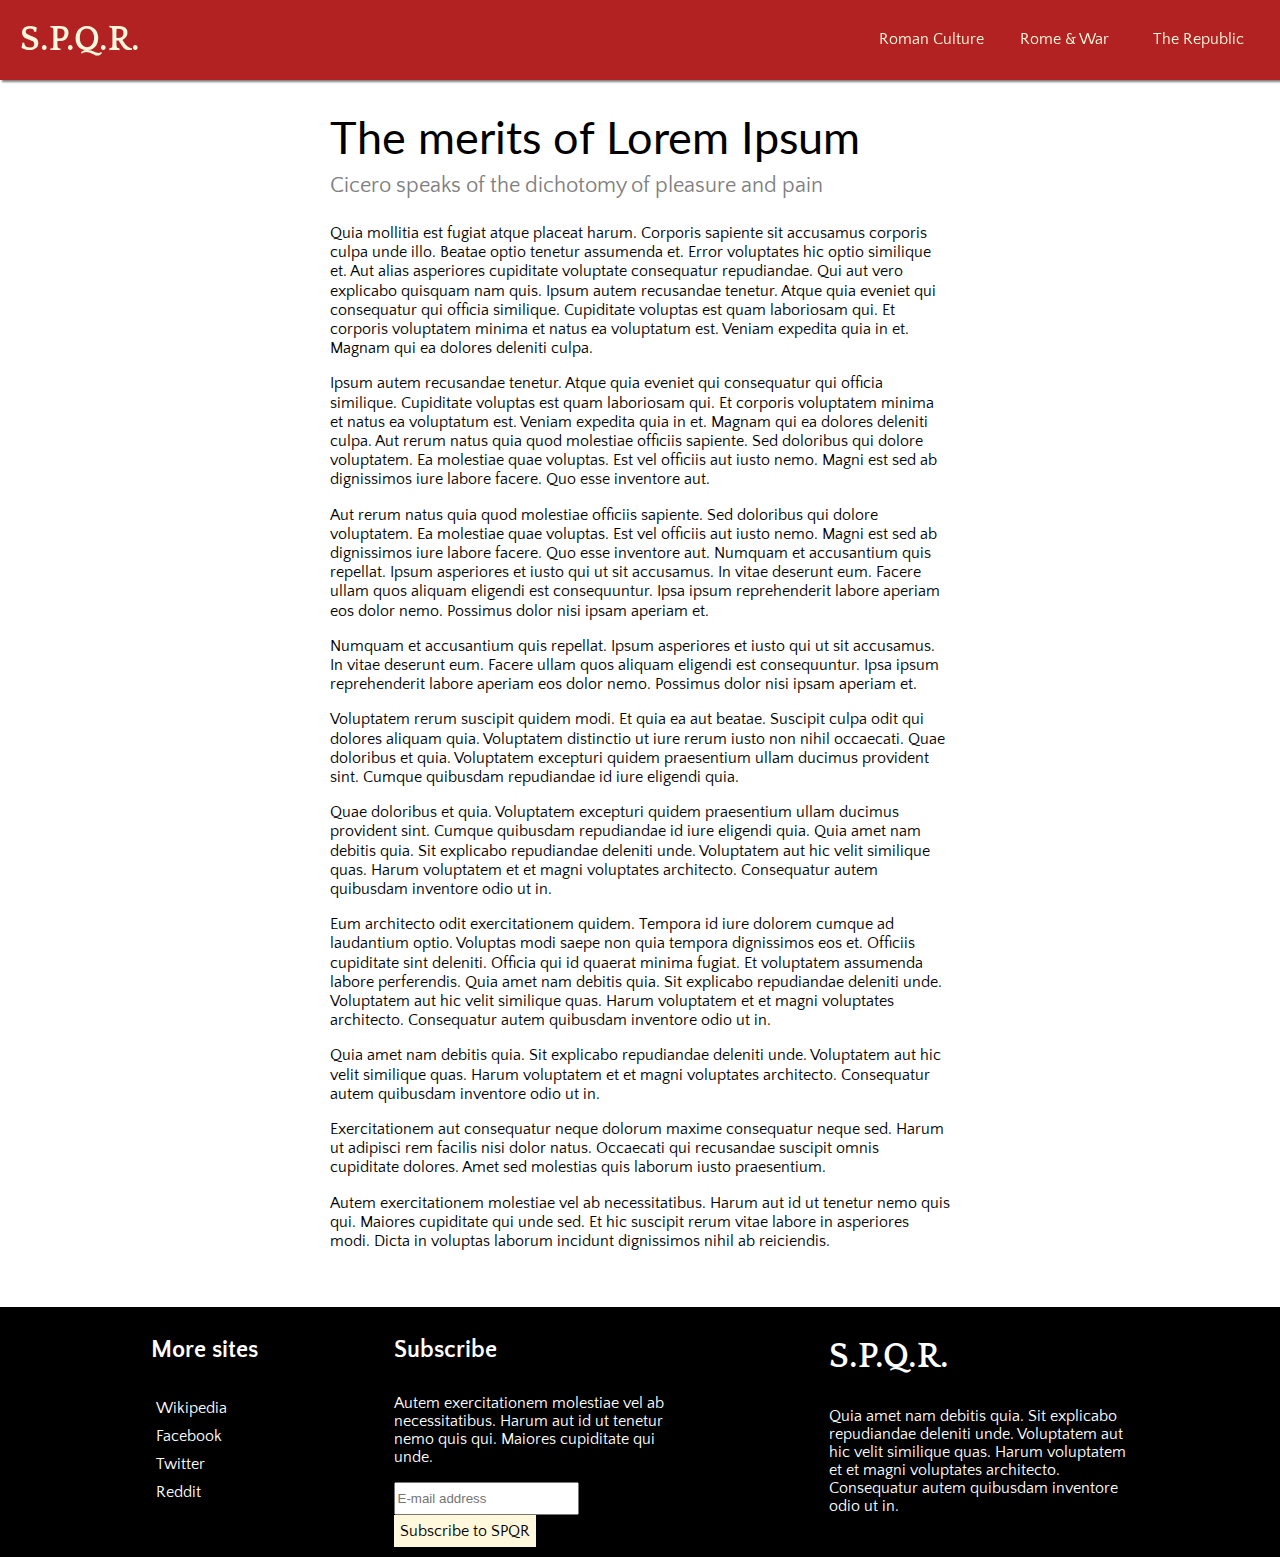
<file: contentpage/index.html>
<!DOCTYPE html>
<html>
    <head>
        <meta charset="utf-8" />
        <meta name="viewport" content="width=device-width, initial-scale=1, shrink-to-fit=no" />
        <link rel="stylesheet" href="index.css" type="text/css" />
        <link href="https://fonts.googleapis.com/css?family=Lato|Quattrocento+Sans|Quattrocento:700" rel="stylesheet">
        <title>Dashboard</title>
    </head>
    <body>
        <div class="page">
            <header class="header">
                <div class="header-item">
                    <div class="header-title">S.P.Q.R.</div>
                </div>
                <div class="header-item">
                    <nav class="header-nav">
                        <a class="nav-item" href="https://en.wikipedia.org/wiki/Culture_of_ancient_Rome">Roman Culture</a>
                        <a class="nav-item" href="https://en.wikipedia.org/wiki/Military_of_ancient_Rome">Rome & War</a>
                        <a class="nav-item" href="https://en.wikipedia.org/wiki/Roman_Republic">The Republic</a>
                    </nav>
                </div>
            </header>
            <section class="main">
                <div class="content">
                    <article class="article">
                        <div class="article-header">
                            <div class="title">The merits of Lorem Ipsum</div>
                            <div class="subtitle">Cicero speaks of the dichotomy of pleasure and pain</div>
                        </div>
                        
                        <div class="article-body">
                            <p>
                                Quia mollitia est fugiat atque placeat harum. Corporis sapiente sit accusamus corporis culpa unde illo. Beatae optio tenetur assumenda et. Error voluptates hic optio similique et. Aut alias asperiores cupiditate voluptate consequatur repudiandae. Qui aut vero explicabo quisquam nam quis. Ipsum autem recusandae tenetur. Atque quia eveniet qui consequatur qui officia similique. Cupiditate voluptas est quam laboriosam qui. Et corporis voluptatem minima et natus ea voluptatum est. Veniam expedita quia in et. Magnam qui ea dolores deleniti culpa.
                            </p>

                            <p>
                                Ipsum autem recusandae tenetur. Atque quia eveniet qui consequatur qui officia similique. Cupiditate voluptas est quam laboriosam qui. Et corporis voluptatem minima et natus ea voluptatum est. Veniam expedita quia in et. Magnam qui ea dolores deleniti culpa. Aut rerum natus quia quod molestiae officiis sapiente. Sed doloribus qui dolore voluptatem. Ea molestiae quae voluptas. Est vel officiis aut iusto nemo. Magni est sed ab dignissimos iure labore facere. Quo esse inventore aut.
                            </p>

                            <p>
                                Aut rerum natus quia quod molestiae officiis sapiente. Sed doloribus qui dolore voluptatem. Ea molestiae quae voluptas. Est vel officiis aut iusto nemo. Magni est sed ab dignissimos iure labore facere. Quo esse inventore aut. Numquam et accusantium quis repellat. Ipsum asperiores et iusto qui ut sit accusamus. In vitae deserunt eum. Facere ullam quos aliquam eligendi est consequuntur. Ipsa ipsum reprehenderit labore aperiam eos dolor nemo. Possimus dolor nisi ipsam aperiam et.

                            <p>
                                Numquam et accusantium quis repellat. Ipsum asperiores et iusto qui ut sit accusamus. In vitae deserunt eum. Facere ullam quos aliquam eligendi est consequuntur. Ipsa ipsum reprehenderit labore aperiam eos dolor nemo. Possimus dolor nisi ipsam aperiam et.
                            </p>

                            <p>
                                Voluptatem rerum suscipit quidem modi. Et quia ea aut beatae. Suscipit culpa odit qui dolores aliquam quia. Voluptatem distinctio ut iure rerum iusto non nihil occaecati. Quae doloribus et quia. Voluptatem excepturi quidem praesentium ullam ducimus provident sint. Cumque quibusdam repudiandae id iure eligendi quia.
                            </p>

                            <p>
                                Quae doloribus et quia. Voluptatem excepturi quidem praesentium ullam ducimus provident sint. Cumque quibusdam repudiandae id iure eligendi quia. Quia amet nam debitis quia. Sit explicabo repudiandae deleniti unde. Voluptatem aut hic velit similique quas. Harum voluptatem et et magni voluptates architecto. Consequatur autem quibusdam inventore odio ut in.
                            </p>

                            <p>
                                Eum architecto odit exercitationem quidem. Tempora id iure dolorem cumque ad laudantium optio. Voluptas modi saepe non quia tempora dignissimos eos et. Officiis cupiditate sint deleniti. Officia qui id quaerat minima fugiat. Et voluptatem assumenda labore perferendis. Quia amet nam debitis quia. Sit explicabo repudiandae deleniti unde. Voluptatem aut hic velit similique quas. Harum voluptatem et et magni voluptates architecto. Consequatur autem quibusdam inventore odio ut in.
                            </p>

                            <p>
                                Quia amet nam debitis quia. Sit explicabo repudiandae deleniti unde. Voluptatem aut hic velit similique quas. Harum voluptatem et et magni voluptates architecto. Consequatur autem quibusdam inventore odio ut in.
                            </p>

                            <p>
                                Exercitationem aut consequatur neque dolorum maxime consequatur neque sed. Harum ut adipisci rem facilis nisi dolor natus. Occaecati qui recusandae suscipit omnis cupiditate dolores. Amet sed molestias quis laborum iusto praesentium.
                            </p>

                            <p>
                                Autem exercitationem molestiae vel ab necessitatibus. Harum aut id ut tenetur nemo quis qui. Maiores cupiditate qui unde sed. Et hic suscipit rerum vitae labore in asperiores modi. Dicta in voluptas laborum incidunt dignissimos nihil ab reiciendis.
                            </p>
                        </div>
                    </article>
                </div>
            </section>
            <footer class="footer">
                <div class="footer-column">
                    <div class="link-section">
                        <h2 class="footer-title">More sites</h2>
                        <ul class="link-list">
                            <li class="link-item">
                                <a href="https://wikipedia.com">Wikipedia</a>
                            </li>
                            <li class="link-item">
                                <a href="https://facebook.com">Facebook</a>
                            </li>
                            <li class="link-item">
                                <a href="https://twitter.com">Twitter</a>
                            </li>
                            <li class="link-item">
                                <a href="https://reddit.com">Reddit</a>
                            </li>
                        </ul>
                    </div>
                </div>
                <div class="footer-column">
                    <div class="subscription-section">
                        <h2 class="footer-title">Subscribe</h2>
                        <p>
                            Autem exercitationem molestiae vel ab necessitatibus. Harum aut id ut tenetur nemo quis qui. Maiores cupiditate qui unde.
                        </p>
                        <input type="email" placeholder="E-mail address" class="email-subscribe">
                        <button class="button-subscribe">Subscribe to SPQR</button>
                    </div>
                </div>
                <div class="footer-column">
                    <div class="info-section">
                        <div class="footer-spqr-title">S.P.Q.R.</div>
                        <p>
                            Quia amet nam debitis quia. Sit explicabo repudiandae deleniti unde. Voluptatem aut hic velit similique quas. Harum voluptatem et et magni voluptates architecto. Consequatur autem quibusdam inventore odio ut in.
                        </p>
                    </div>
                </div>
            </footer>
        </div>
    </body>
</html>
</file>
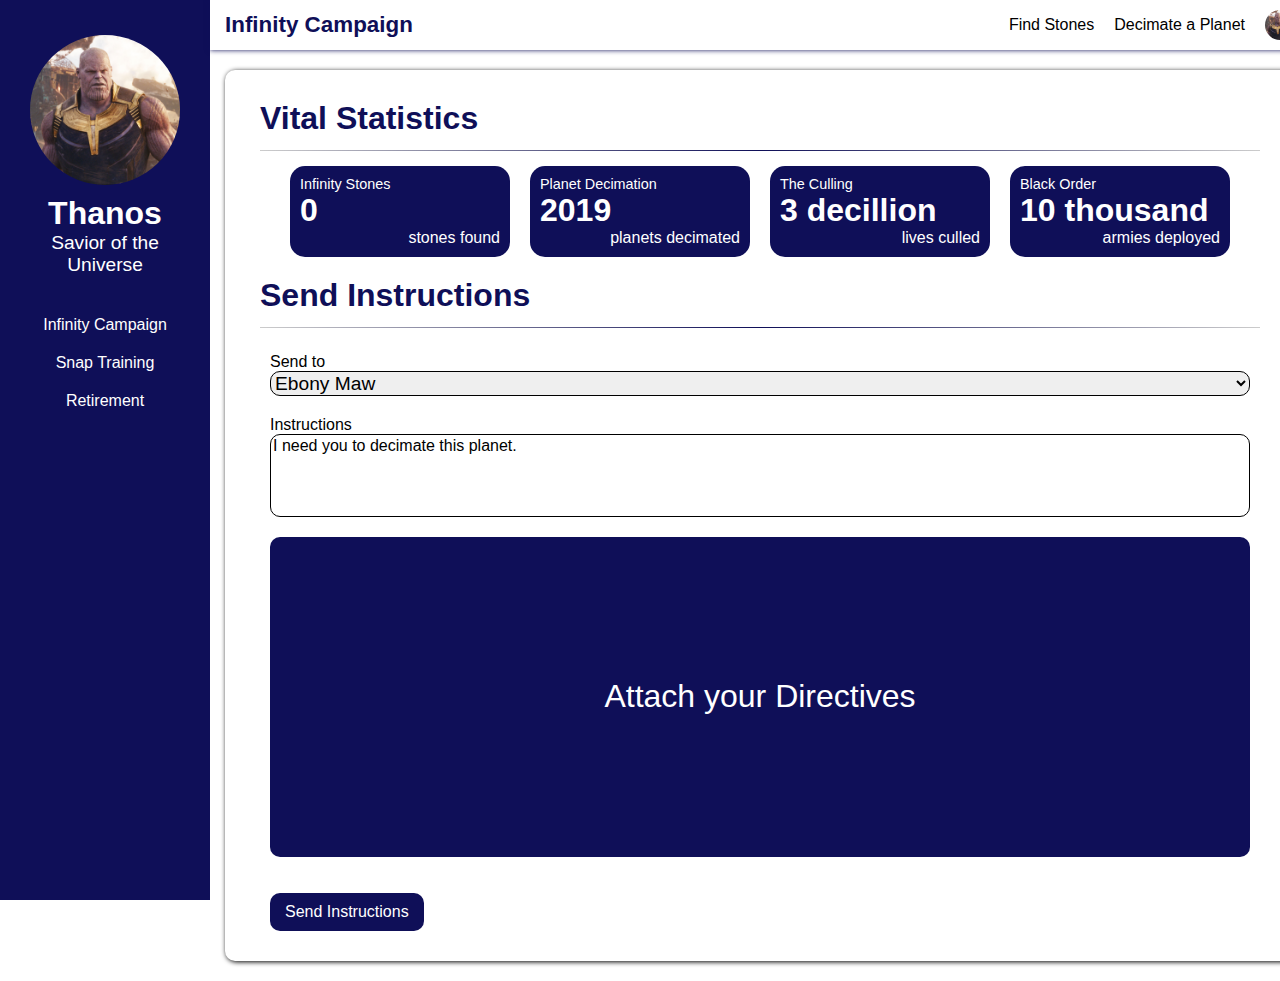
<file: dashboard/index.html>
<!DOCTYPE html>
<html>
    <head>
        <meta charset="utf-8" />
        <link rel="stylesheet" href="index.css" type="text/css" />
        <title>Dashboard</title>
        <meta name="viewport" content="width=device-width, minimum-scale=1, shrink-to-fit=1" />
    </head>
    <body>
        <div class="page">
            <aside class="sidebar">
                <div class="profile-portrait">
                    <img class="profile-pic" src="profile.jpg" alt="Profile Pic" />
                    <div class="profile-label">
                        <div class="profile-name">
                            Thanos
                        </div>
                        <div class="profile-title">
                            Savior of the Universe
                        </div>
                    </div>
                </div>
                <nav class="primary-menu">
                    <a class="primary-menu-link">
                        <span class="link-icon"></span>
                        <span>Infinity Campaign</span>
                    </a>
                    <a class="primary-menu-link">
                        <span class="link-icon"></span>
                        <span>Snap Training</span>
                    </a>
                    <a class="primary-menu-link">
                        <span class="link-icon"></span>
                        <span>Retirement</span>
                    </a>
                </nav>
            </aside>
            <section class="main">
                <header class="header">
                    <div class="title">
                        <span>Infinity Campaign</span>
                    </div>
                    <nav class="secondary-menu">
                        <a class="secondary-menu-link">
                            <span class="link-icon"></span>
                            <span class="link-name">Find Stones</span>
                        </a>
                        <a class="secondary-menu-link">
                            <span class="link-icon"></span>
                            <span class="link-name">Decimate a Planet</span>
                        </a>
                        <div class="profile-settings">
                            <div class="profile-avatar">
                                <img class="profile-pic" src="profile.jpg" alt="Profile Pic" />
                            </div>
                            <div class="settings-menu">
                                <div class="settings-menu-link">
                                    <span class="link-icon"></span>
                                    <span class="link-name">Go Home</span>
                                </div>
                                <div class="settings-menu-link">
                                    <span class="link-icon"></span>
                                    <span class="link-name">Sign out</span>
                                </div>
                            </div>
                        </div>
                    </nav>
                </header>
                <div class="content-container">
                    <div class="content">
                        <div class="statistics">
                            <h1 class="statistics-header">
                                Vital Statistics
                            </h1>
                            <hr />
                            <div class="statistic-group">
                                <div class="statistic">
                                    <div class="statistic-header">
                                        Infinity Stones
                                    </div>
                                    <div class="statistic-value">
                                        0
                                    </div>
                                    <div class="statistic-label">
                                        stones found
                                    </div>
                                </div>
                                <div class="statistic">
                                    <div class="statistic-header">
                                        Planet Decimation
                                    </div>
                                    <div class="statistic-value">
                                        2019
                                    </div>
                                    <div class="statistic-label">
                                        planets decimated
                                    </div>
                                </div>
                                <div class="statistic">
                                    <div class="statistic-header">
                                        The Culling
                                    </div>
                                    <div class="statistic-value">
                                        3 decillion
                                    </div>
                                    <div class="statistic-label">
                                        lives culled
                                    </div>
                                </div>
                                <div class="statistic">
                                    <div class="statistic-header">
                                        Black Order
                                    </div>
                                    <div class="statistic-value">
                                        10 thousand
                                    </div>
                                    <div class="statistic-label">
                                        armies deployed
                                    </div>
                                </div>
                            </div>
                        </div>
                        <div class="form-proper">
                            <h1 class="form-header">
                                Send Instructions
                            </h1>
                            <hr />
                            <form>
                                <label class="form-element">
                                    Send to
                                    <select>
                                        <option>Ebony Maw</option>
                                        <option>Proxima Midnight</option>
                                        <option>Cull Obsidian</option>
                                        <option>Corvus Glaive</option>
                                    </select>
                                </label>
                                <label class="form-element">
                                    Instructions
                                    <textarea type="text" class="input-text">I need you to decimate this planet.</textarea>
                                </label>
                                <label class="file form-element">
                                    Attach your Directives
                                    <input type="file" class="input-file" />
                                </label>
                                <hr class="divider"/>
                                <button class="send">
                                    Send Instructions
                                </button>
                            </form>
                        </div>
                    </div>
                </div>
            </section>
        </div>
    </body>
</html>
</file>
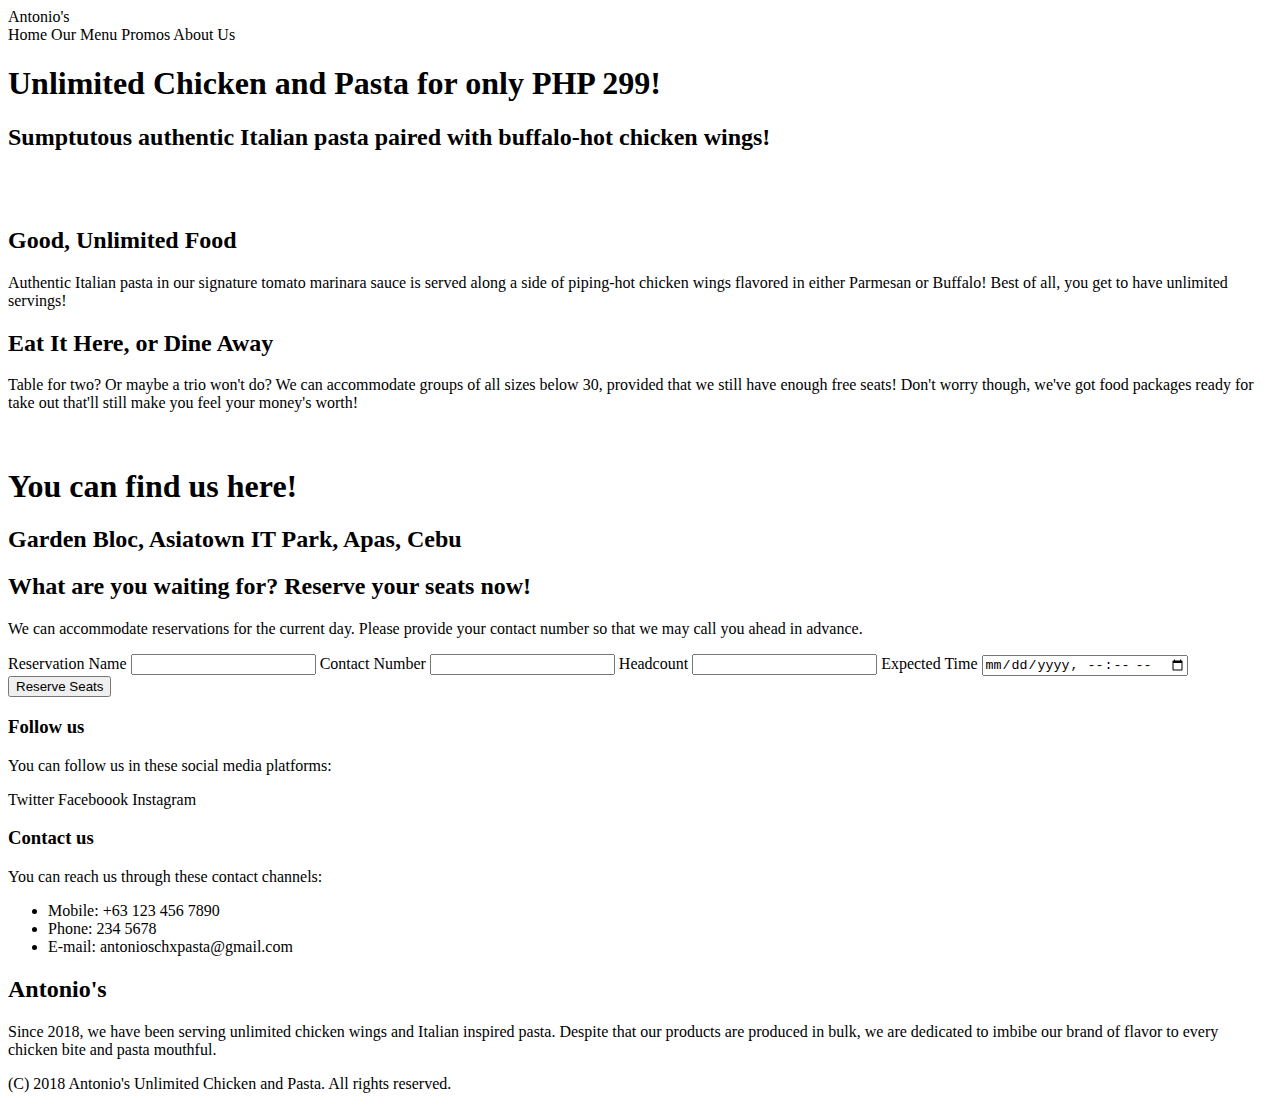
<file: restaurant/index.html>
<!DOCTYPE html>
<html>
    <head>
        <title>Antonio's Chicken and Pasta</title>
        <meta name="description" content="Unlimited Chicken Wings and Pasta in Cebu for only 299!" />
        <meta name="keywords" content="unlimited chicken, unlimited chicken wings, unlimited pasta, pasta, chicken, cebu" />
        <meta charset="utf-8" />
        <meta name="viewport" content="width=device-width, minimum-scale=0, shrink-to-fit=no" />
    </head>
    <body>
        <div class="page">
            <header class="page-header">
                <div class="page-header-main">
                    <div class="page-header-logo">
                        Antonio's
                    </div>
                    <nav class="page-header-nav">
                        <a class="nav-element">
                            Home
                        </a>
                        <a class="nav-element">
                            Our Menu
                        </a>
                        <a class="nav-element">
                            Promos
                        </a>
                        <a class="nav-element">
                            About Us
                        </a>
                    </nav>
                </div>
            </header>
            <section class="hero intro">
                <div class="hero-header">
                    <h1>Unlimited Chicken and Pasta for only PHP 299!</h1>
                    <h2>Sumptutous authentic Italian pasta paired with buffalo-hot chicken wings!</h2>
                </div>
                <div class="hero-content">
                    <img class="hero-image" />
                </div>
            </section>
            <section class="subhero">
                <div class="subhero-content">
                    <img class="subhero-image" />
                </div>
                <div class="subhero-content">
                    <h2>Good, Unlimited Food</h2>
                    <p>
                        Authentic Italian pasta in our signature tomato marinara sauce is served along a side of piping-hot chicken wings flavored in either Parmesan or Buffalo! Best of all, you get to have unlimited servings!
                    </p>
                </div>
            </section>
            <section class="subhero">
                <div class="subhero-content">
                    <h2>Eat It Here, or Dine Away</h2>
                    <p>
                        Table for two? Or maybe a trio won't do? We can accommodate groups of all sizes below 30, provided that we still have enough free seats! Don't worry though, we've got food packages ready for take out that'll still make you feel your money's worth!
                    </p>
                </div>
                <div class="subhero-content">
                    <img class="subhero-image" />
                </div>
            </section>
            <section class="hero location">
                <div class="hero-header">
                    <h1>You can find us here!</h1>
                    <h2>Garden Bloc, Asiatown IT Park, Apas, Cebu</h2>
                </div>
                <div class="hero-content">
                    <div class="google-map"></div>
                </div>
            </section>
            <section class="subhero action-call">
                <div class="subhero-content">
                    <h2>What are you waiting for? Reserve your seats now!</h2>
                    <p>
                        We can accommodate reservations for the current day. Please provide your contact number so that we may call you ahead in advance. 
                    </p>
                </div>
                <div class="subhero-content">
                    <form class="action-form">
                        <label>
                            Reservation Name
                            <input type="text" class="action-form-element" />
                        </label>
                        <label>
                            Contact Number
                            <input type="text" class="action-form-element" />
                        </label>
                        <label>
                            Headcount
                            <input type="number" class="action-form-element" />
                        </label>
                        <label>
                            Expected Time
                            <input type="datetime-local" class="action-form-element" />
                        </label>
                        <button type="submit" class="action-form-submit">
                            Reserve Seats
                        </button>
                    </form>
                </div>
            </section>
            <footer class="page-footer">
                <div class="page-footer-main">
                    <div class="page-footer-content">
                        <h3>Follow us</h3>
                        <p>You can follow us in these social media platforms:</p>
                        <nav class="media-channel-nav">
                            <a class="media-channel">Twitter</a>
                            <a class="media-channel">Faceboook</a>
                            <a class="media-channel">Instagram</a>
                        </div>
                    </div>
                    <div class="page-footer-content">
                        <h3>Contact us</h3>
                        <p>You can reach us through these contact channels:</p>
                        <ul class="contact-list">
                            <li class="contact">Mobile: +63 123 456 7890</li>
                            <li class="contact">Phone: 234 5678</li>
                            <li class="contact">E-mail: antonioschxpasta@gmail.com</li>
                        </ul>
                    </div>
                    <div class="page-footer-content">
                        <h2>Antonio's</h2>
                        <p>Since 2018, we have been serving unlimited chicken wings and Italian inspired pasta. Despite that our products are produced in bulk, we are dedicated to imbibe our brand of flavor to every chicken bite and pasta mouthful.</p>
                    </div>
                </div>
                <div class="page-footer-copyright">
                    <p>(C) 2018 Antonio's Unlimited Chicken and Pasta. All rights reserved.</p>
                </div>
            </footer>
        </div>
    </body>
</html>
</file>
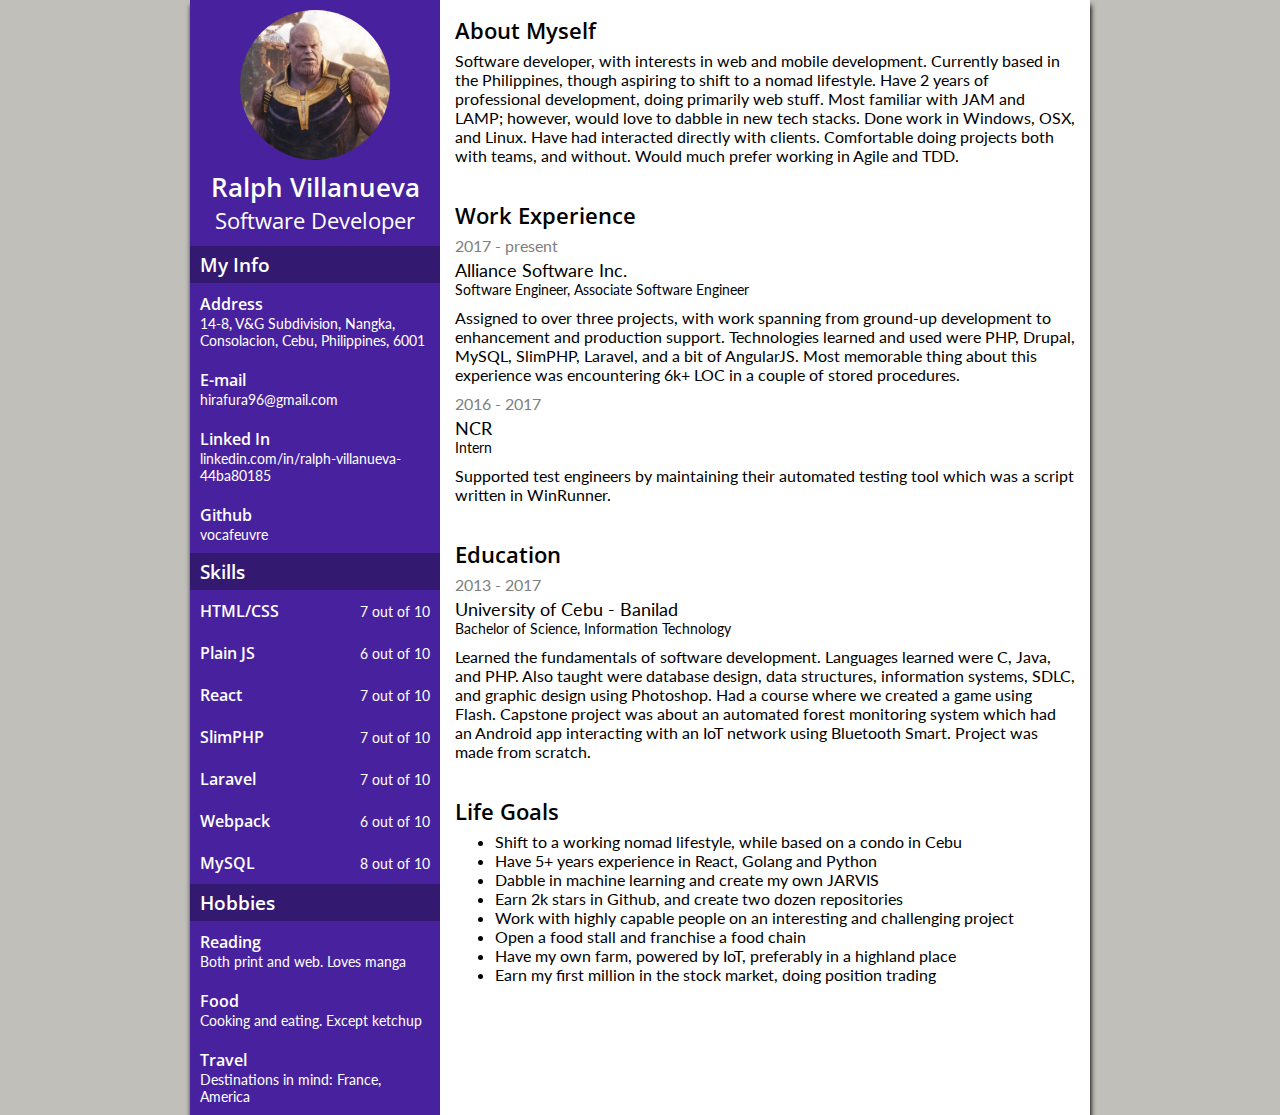
<file: resume/index.html>
<!DOCTYPE html>
<html>
    <head>
        <meta charset="utf-8" />
        <meta http-equiv="X-UA-Compatible" content="IE=edge">
        <title>My Resume</title>
        <meta name="viewport" content="width=device-width, shrink-to-fit=no, initial-scale=1">
        <link rel="stylesheet" href="index.css" />
        <link href="https://fonts.googleapis.com/css?family=Lato|Open+Sans:400,600" rel="stylesheet" />
    </head>
    <body>
        <div class="page">
            <aside class="striker">
                <div class="portrait">
                    <img src="profile.jpg" alt="My Picture" />
                    <h1>Ralph Villanueva</h1>
                    <h2>Software Developer</h2>
                </div>
                <div class="aspects striker-section">
                    <h3 class="striker-header">My Info</h3>
                    <div class="aspect striker-item">
                        <h4>Address</h4>
                        <p>14-8, V&G Subdivision, Nangka, Consolacion, Cebu, Philippines, 6001</p>
                    </div>
                    <div class="aspect striker-item">
                        <h4>E-mail</h4>
                        <p>hirafura96@gmail.com</p>
                    </div>
                    <div class="aspect striker-item">
                        <h4>Linked In</h4>
                        <p><a href="https://www.linkedin.com/in/ralph-villanueva-44ba80185/">linkedin.com/in/ralph-villanueva-44ba80185</a></p>
                    </div>
                    <div class="aspect striker-item">
                        <h4>Github</h4>
                        <p><a href="https://github.com/vocafeuvre">vocafeuvre</a></p>
                    </div>
                </div>
                <div class="skills striker-section">
                    <h3 class="striker-header">Skills</h3>
                    <div class="skill striker-item">
                        <h4>HTML/CSS</h4>
                        <p>7 out of 10</p>
                    </div>
                    <div class="skill striker-item">
                        <h4>Plain JS</h4>
                        <p>6 out of 10</p>
                    </div>
                    <div class="skill striker-item">
                        <h4>React</h4>
                        <p>7 out of 10</p>
                    </div>
                    <div class="skill striker-item">
                        <h4>SlimPHP</h4>
                        <p>7 out of 10</p>
                    </div>
                    <div class="skill striker-item">
                        <h4>Laravel</h4>
                        <p>7 out of 10</p>
                    </div>
                    <div class="skill striker-item">
                        <h4>Webpack</h4>
                        <p>6 out of 10</p>
                    </div>
                    <div class="skill striker-item">
                        <h4>MySQL</h4>
                        <p>8 out of 10</p>
                    </div>
                </div>
                <div class="hobbies striker-section">
                    <h3 class="striker-header">Hobbies</h3>
                    <div class="hobby striker-item">
                        <h4>Reading</h4>
                        <p>Both print and web. Loves manga</p>
                    </div>
                    <div class="hobby striker-item">
                        <h4>Food</h4>
                        <p>Cooking and eating. Except ketchup</p>
                    </div>
                    <div class="hobby striker-item">
                        <h4>Travel</h4>
                        <p>Destinations in mind: France, America</p>
                    </div>
                </div>
            </aside>
            <section class="details">
                <div class="detail">
                    <h2>About Myself</h2>
                    <p class="detail-content">
                        Software developer, with interests in web and mobile development. Currently based in the Philippines, 
                        though aspiring to shift to a nomad lifestyle. Have 2 years of professional development, doing primarily web stuff.
                        Most familiar with JAM and LAMP; however, would love to dabble in new tech stacks. Done work in Windows, OSX, and Linux.
                        Have had interacted directly with clients. Comfortable doing projects both with teams, and without. Would much prefer
                        working in Agile and TDD.
                    </p>
                </div>
                <div class="detail">
                    <h2>Work Experience</h2>
                    <div class="timeline-item">
                        <div class="timeline-period">
                            <span>2017 - present</span>
                        </div>
                        <div class="timeline-body">
                            <div class="timeline-header">
                                Alliance Software Inc.
                            </div>
                            <div class="timeline-subheader">
                                Software Engineer, Associate Software Engineer
                            </div>
                            <div class="timeline-content">
                                <p>
                                    Assigned to over three projects, with work spanning from ground-up development to enhancement and production support.
                                    Technologies learned and used were PHP, Drupal, MySQL, SlimPHP, Laravel, and a bit of AngularJS. Most memorable thing
                                    about this experience was encountering 6k+ LOC in a couple of stored procedures.
                                </p>
                            </div>
                        </div>
                    </div>
                    <div class="timeline-item">
                        <div class="timeline-period">
                            <span>2016 - 2017</span>
                        </div>
                        <div class="timeline-body">
                            <div class="timeline-header">
                                NCR
                            </div>
                            <div class="timeline-subheader">
                                Intern
                            </div>
                            <div class="timeline-content">
                                <p>
                                    Supported test engineers by maintaining their automated testing tool which was a script written in WinRunner.
                                </p>
                            </div>
                        </div>
                    </div>
                </div>
                <div class="detail">
                    <h2>Education</h2>
                    <div class="timeline-item">
                        <div class="timeline-period">
                            <span>2013 - 2017</span>
                        </div>
                        <div class="timeline-body">
                            <div class="timeline-header">
                                University of Cebu - Banilad
                            </div>
                            <div class="timeline-subheader">
                                Bachelor of Science, Information Technology
                            </div>
                            <div class="timeline-content">
                                <p>
                                    Learned the fundamentals of software development. Languages learned were C, Java, and PHP. Also taught were
                                    database design, data structures, information systems, SDLC, and graphic design using Photoshop. Had a course
                                    where we created a game using Flash. Capstone project was about an automated forest monitoring system which had
                                    an Android app interacting with an IoT network using Bluetooth Smart. Project was made from scratch.
                                </p>
                            </div>
                        </div>
                    </div>
                </div>
                <div class="detail">
                    <h2>Life Goals</h2>
                    <ul class="detail-content">
                        <li>Shift to a working nomad lifestyle, while based on a condo in Cebu</li>
                        <li>Have 5+ years experience in React, Golang and Python</li>
                        <li>Dabble in machine learning and create my own JARVIS</li>
                        <li>Earn 2k stars in Github, and create two dozen repositories</li>
                        <li>Work with highly capable people on an interesting and challenging project</li>
                        <li>Open a food stall and franchise a food chain</li>
                        <li>Have my own farm, powered by IoT, preferably in a highland place</li>
                        <li>Earn my first million in the stock market, doing position trading</li>
                    </ul>
                </div>
            </section>
        </div>
    </body>
</html>
</file>
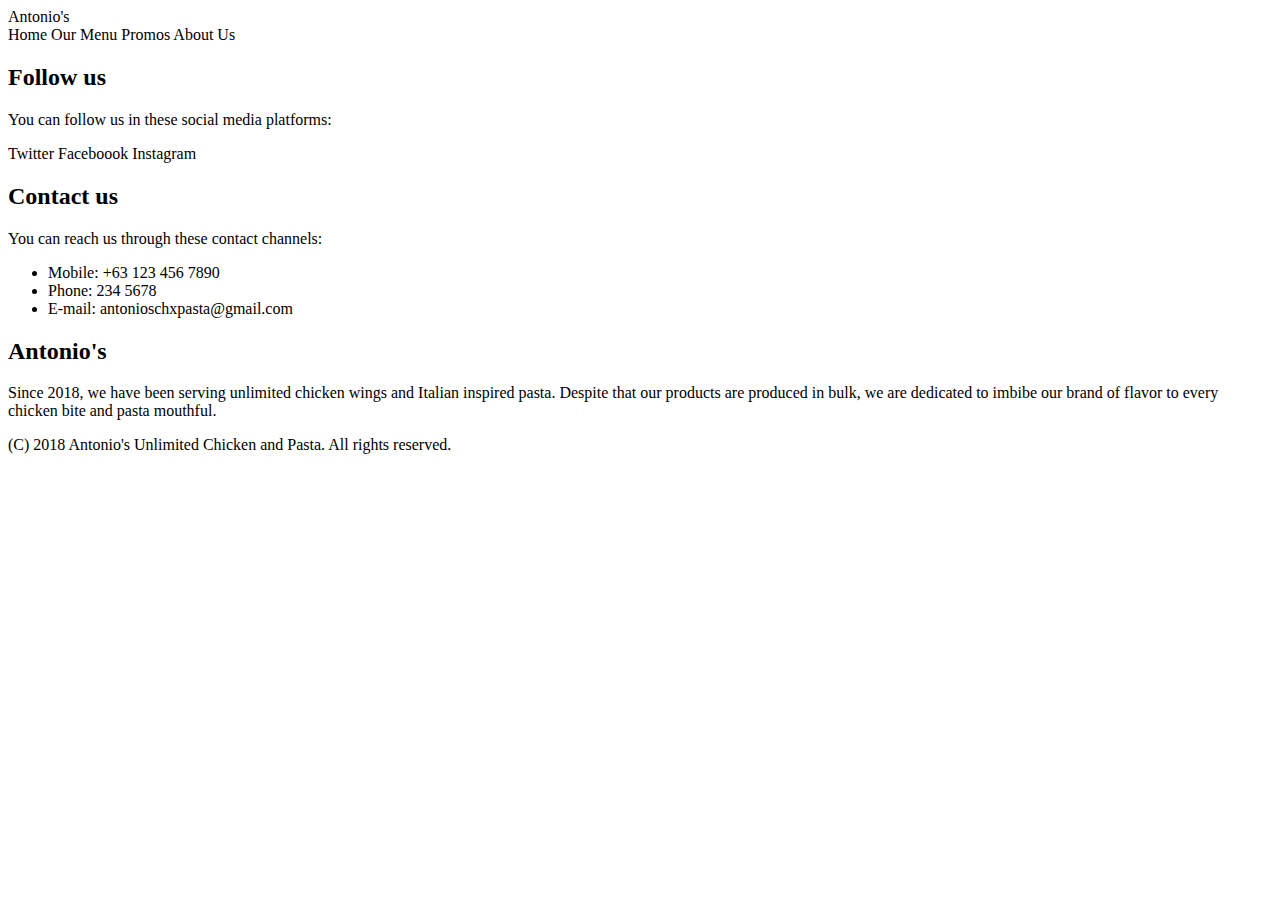
<file: restaurant/about.html>
<!DOCTYPE html>
<html>
    <head>
        <title>Antonio's Chicken and Pasta</title>
        <meta name="description" content="Unlimited Chicken Wings and Pasta in Cebu for only 299!" />
        <meta name="keywords" content="unlimited chicken, unlimited chicken wings, unlimited pasta, pasta, chicken, cebu" />
        <meta charset="utf-8" />
        <meta name="viewport" content="width=device-width, minimum-scale=0, shrink-to-fit=no" />
    </head>
    <body>
        <div class="page">
            <header class="page-header">
                <div class="page-header-main">
                    <div class="page-header-logo">
                        Antonio's
                    </div>
                    <nav class="page-header-nav">
                        <a class="nav-element">
                            Home
                        </a>
                        <a class="nav-element">
                            Our Menu
                        </a>
                        <a class="nav-element">
                            Promos
                        </a>
                        <a class="nav-element">
                            About Us
                        </a>
                    </nav>
                </div>
            </header>
            <section class="page-content">
                
            </section>
            <footer class="page-footer">
                <div class="page-footer-main">
                    <div class="page-footer-content">
                        <h2>Follow us</h2>
                        <p>You can follow us in these social media platforms:</p>
                        <nav class="media-channel-nav">
                            <a class="media-channel">Twitter</a>
                            <a class="media-channel">Faceboook</a>
                            <a class="media-channel">Instagram</a>
                        </div>
                    </div>
                    <div class="page-footer-content">
                        <h2>Contact us</h2>
                        <p>You can reach us through these contact channels:</p>
                        <ul class="contact-list">
                            <li class="contact">Mobile: +63 123 456 7890</li>
                            <li class="contact">Phone: 234 5678</li>
                            <li class="contact">E-mail: antonioschxpasta@gmail.com</li>
                        </ul>
                    </div>
                    <div class="page-footer-content">
                        <h2>Antonio's</h2>
                        <p>Since 2018, we have been serving unlimited chicken wings and Italian inspired pasta. Despite that our products are produced in bulk, we are dedicated to imbibe our brand of flavor to every chicken bite and pasta mouthful.</p>
                    </div>
                </div>
                <div class="page-footer-copyright">
                    <p>(C) 2018 Antonio's Unlimited Chicken and Pasta. All rights reserved.</p>
                </div>
            </footer>
        </div>
    </body>
</html>
</file>
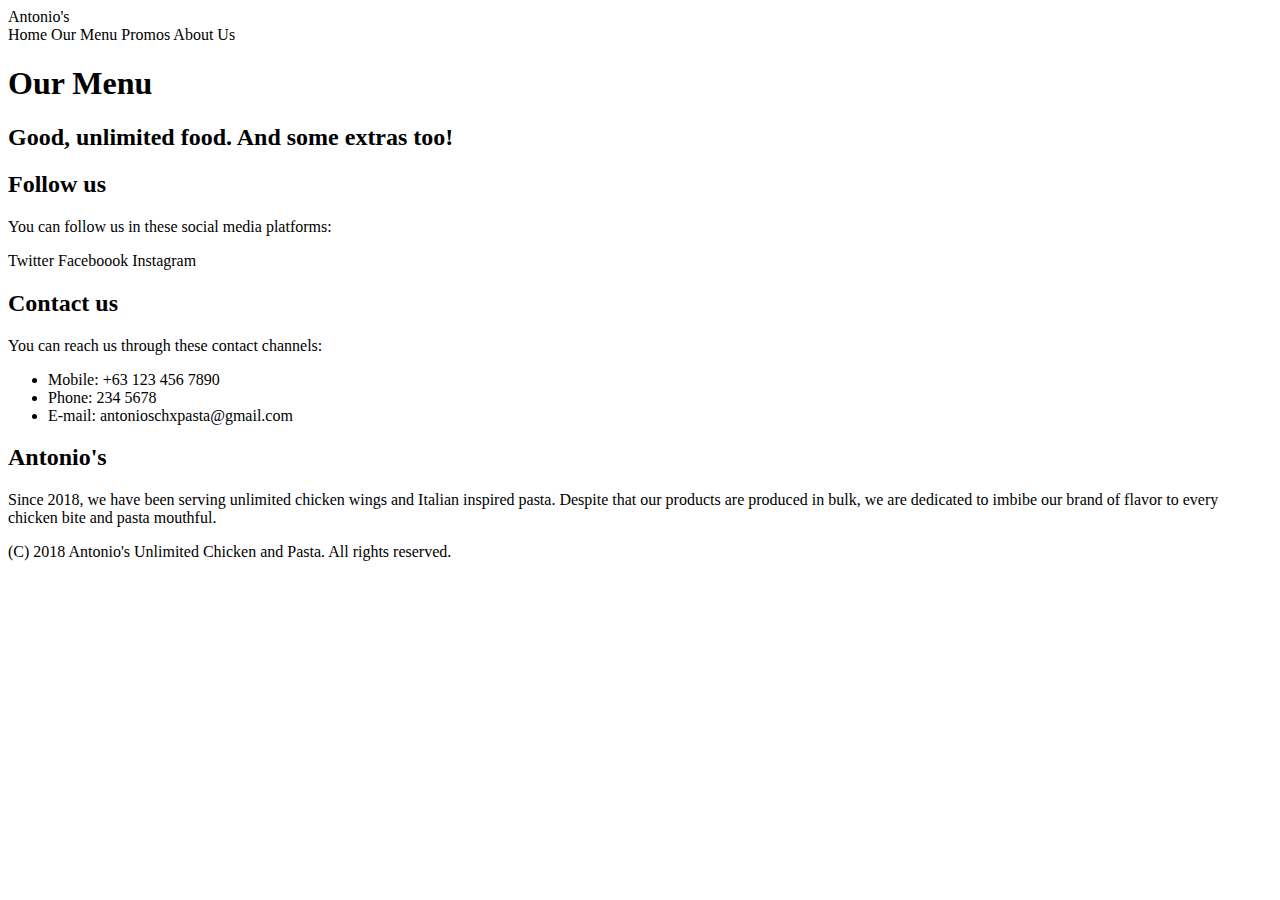
<file: restaurant/menu.html>
<!DOCTYPE html>
<html>
    <head>
        <title>Antonio's Chicken and Pasta</title>
        <meta name="description" content="Unlimited Chicken Wings and Pasta in Cebu for only 299!" />
        <meta name="keywords" content="unlimited chicken, unlimited chicken wings, unlimited pasta, pasta, chicken, cebu" />
        <meta charset="utf-8" />
        <meta name="viewport" content="width=device-width, minimum-scale=0, shrink-to-fit=no" />
    </head>
    <body>
        <div class="page">
            <header class="page-header">
                <div class="page-header-main">
                    <div class="page-header-logo">
                        Antonio's
                    </div>
                    <nav class="page-header-nav">
                        <a class="nav-element">
                            Home
                        </a>
                        <a class="nav-element">
                            Our Menu
                        </a>
                        <a class="nav-element">
                            Promos
                        </a>
                        <a class="nav-element">
                            About Us
                        </a>
                    </nav>
                </div>
            </header>
            <section class="page-content">
                <h1 class="page-content-title">Our Menu</h1>
                <h2 class="page-content-subtitle">Good, unlimited food. And some extras too!</h2>
                <div class="menu-container">
                    
                </div>
            </section>
            <footer class="page-footer">
                <div class="page-footer-main">
                    <div class="page-footer-content">
                        <h2>Follow us</h2>
                        <p>You can follow us in these social media platforms:</p>
                        <nav class="media-channel-nav">
                            <a class="media-channel">Twitter</a>
                            <a class="media-channel">Faceboook</a>
                            <a class="media-channel">Instagram</a>
                        </div>
                    </div>
                    <div class="page-footer-content">
                        <h2>Contact us</h2>
                        <p>You can reach us through these contact channels:</p>
                        <ul class="contact-list">
                            <li class="contact">Mobile: +63 123 456 7890</li>
                            <li class="contact">Phone: 234 5678</li>
                            <li class="contact">E-mail: antonioschxpasta@gmail.com</li>
                        </ul>
                    </div>
                    <div class="page-footer-content">
                        <h2>Antonio's</h2>
                        <p>Since 2018, we have been serving unlimited chicken wings and Italian inspired pasta. Despite that our products are produced in bulk, we are dedicated to imbibe our brand of flavor to every chicken bite and pasta mouthful.</p>
                    </div>
                </div>
                <div class="page-footer-copyright">
                    <p>(C) 2018 Antonio's Unlimited Chicken and Pasta. All rights reserved.</p>
                </div>
            </footer>
        </div>
    </body>
</html>
</file>
<file: contentpage/index.css>
html, body {
    margin: 0;
    padding: 0;
    height: 100%;
    width: 100%;
    font-family: 'Quattrocento Sans', 'Open Sans', sans-serif;
}

a {
    color: inherit;
    text-decoration: none;
}

.header {
    position: fixed;
    top: 0;
    width: 100%;
    height: 80px;
    background-color: firebrick;
    color: cornsilk;
    padding: 15px;
    box-sizing: border-box;
    display: flex; 
    justify-content: space-between;
    box-shadow: 2px 2px 2px gray;
}

.header-title {
    font-size: 2.2em;
    font-weight: bold;
    font-family: 'Quattrocento', serif;
    padding: 5px;
}

.header-nav {
    height: 100%;
    width: 400px;
    display: flex;
    justify-content: space-around;
    align-items: center;
}

.nav-item {
    height: 100%;
    width: 100%;
    text-align: center;
    padding: 15px 0px;
    box-sizing: border-box;
}

.page {
    min-height: 100%;
    position: relative;
    margin-top: 80px;
}

.main {
    padding-bottom: 250px;
    display: flex;
    flex-direction: column;
}

.content {
    align-self: center;
    max-width: 50%;
    min-width: 300px;
    padding-top: 10px;
    padding-bottom: 20px;
}

.article {
    padding: 20px 10px;
}

.article-header {
    padding-bottom: 10px;
}

.article-body {
    line-height: 1.2em;
}

.article-body, .subtitle {
    font-family: 'Quattrocento Sans', 'Open Sans', sans-serif;
}

.title {
    font-family: 'Lato', 'Open Sans', sans-serif;
    margin: 0 0 .2em 0;
    font-size: 2.8em;
}

.subtitle {
    margin: 0;
    font-size: 1.4em;
    color: gray;
}

.footer {
    height: 250px;
    background-color: black;
    color: white;
    position: absolute;
    bottom: 0;
    padding: 15px 30px;
    width: 100%;
    box-sizing: border-box;
    display: flex;
    align-items: flex-start;
    justify-content: space-evenly;
}

.footer-column {
    padding: 0px 15px;
}

.footer-title {
    margin: 0;
    padding: 15px 0px;
}

.footer-spqr-title {
    font-size: 2.2em;
    font-weight: bold;
    font-family: 'Quattrocento', serif;
    padding: 15px 0px;
}

.link-list {
    list-style: none;
    list-style-type: none;
    padding: 0px;
}

.link-item {
    padding: 5px;
}

.subscription-section {
    max-width: 300px;
}

.info-section {
    max-width: 300px;
}

.button-subscribe {
    border: none;
    background: cornsilk;
    height: 2em;
    font: inherit;
    cursor: pointer;
}

.email-subscribe {
    height: 2em;
}
</file>
<file: dashboard/index.css>
html, body {
    margin: 0;
    padding: 0;
    height: 100%;
    width: 100%;
}

.page {
    height: 100%;
    display: flex;
    flex-direction: row;
    font-family: 'Segoe UI', Verdana, sans-serif
}

.sidebar {
    background-color: rgb(15, 15, 88);
    color: white;

    padding: 15px 30px;
    
    display: flex;
    flex-direction: column;
}

.profile-portrait {
    display: flex;
    flex-direction: column;
    align-items: center;

    margin-top: 20px;
    margin-bottom: 30px;
}

.profile-label {
    margin-top: 10px;
    display: flex;
    flex-direction: column;
    align-items: center;
}

.profile-title, .profile-name {
    text-align: center;
}

.profile-pic {
    border-radius: 50%;
}

.profile-portrait > .profile-pic {
    width: 150px;
    height: 150px;
}

.profile-portrait .profile-name {
    font-weight: 600;
    font-size: 2em;
}

.profile-portrait .profile-title {
    font-weight: 400;
    font-size: 1.2em;
}

.primary-menu .primary-menu-link {
    display: block;
    text-align: center;
    text-decoration: none;
    cursor: pointer;
    padding: 10px 5px;

    border-radius: 10px;
}

.primary-menu .primary-menu-link:hover { 
    background-color: rgb(5, 5, 31);
}

.main {
    width: 100%;
    box-sizing: border-box;
    position: relative;
}

.main .header {
    position: absolute;
    top: 0;
    display: flex;
    justify-content: space-between;
    padding: 5px;
    height: 50px;
    width: 100%;

    box-shadow: 0px 0px 5px rgb(15, 15, 88);
    box-sizing: border-box;
}

.main .title {
    font-weight: 800;
    font-size: 1.4em;
    color: rgb(15, 15, 88);
    display: flex;
    align-items: center;
    margin-left: 10px;
}

.secondary-menu {
    display: flex;
}

.secondary-menu .secondary-menu-link {
    display: flex;
    text-align: center;
    text-decoration: none;
    cursor: pointer;
    flex-direction: column;
    justify-content: center;
}

.secondary-menu .secondary-menu-link span.link-name { 
    border-radius: 20px;
    padding: 5px 10px;
}

.secondary-menu .secondary-menu-link:hover span.link-name { 
    background-color: rgb(15, 15, 88);
    color: white;
}

.content-container {
    padding: 70px 15px 20px 15px;
    box-sizing: border-box;
}

.content {
    border-radius: 10px;
    box-shadow: 1px 1px 5px black;
    box-sizing: border-box;
    padding: 20px 15px;
}

.profile-settings {
    cursor: pointer;
    margin: 0px 10px;
}

.profile-settings {
    display: flex;
    flex-direction: column;
    justify-content: center;
    position: relative;
}

.profile-settings .settings-menu {
    opacity: 0;
    position: absolute;
    transition: all 0.5s ease;
    margin-top: 4em;
    right: 0;
    display: none;

    background-color: white;
    border-radius: 5px;
    box-shadow: 0px 0px 5px black;
    min-width: 100px;
}

.settings-menu-link {
    padding: 10px;
}

.profile-settings:hover .settings-menu {
    display: block;
    opacity: 1;
}

.settings-menu .settings-menu-link:hover { 
    background-color: rgb(15, 15, 88);
    color: white;
}

.profile-avatar > .profile-pic {
    width: 30px;
    height: 30px;
    display: block;
}

.statistics, .form-proper {
    padding: 10px 20px;
}

.statistics-header, .form-header {
    color: rgb(15, 15, 88);
}

.statistic-group {
    display: flex;
    padding: 0px 20px;
}

.statistic {
    min-width: 200px;
    background-color: rgb(15, 15, 88);
    color: white;
    padding: 10px;
    margin: 0px 10px;
    border-radius: 15px;
}

.statistic-header {
    font-size: .9em;
}

.statistic-value {
    font-size: 2em;
    font-weight: 600;
}

.statistic-label {
    text-align: right;
}

h1 {
    margin: 0;
    padding-bottom: 5px;
}

hr {
    margin-bottom: 15px;
    border: 0;
    height: 1px;
    background-image: linear-gradient(to right, #ccc, rgb(15, 15, 88), #ccc);
}

.input-file {
    display: none;
}

.form-element {
    display: flex;
    flex-direction: column;
    padding: 10px;
}

.form-element select {
    border: 1px solid;
    outline: none;
    border-radius: 10px;
    font-size: 1.2em;
    font-family: inherit;
}

.form-element textarea {
    resize: none;
    border: 1px solid;
    outline: none;
    border-radius: 10px;
    height: 4.8em;
    font-size: 1em;
    font-family: inherit;
}

.file.form-element {
    margin: 10px;
    border-radius: 10px;
    display: flex;
    align-items: center;
    justify-content: center;
    background-color: rgb(15, 15, 88);
    color: white;
    font-size: 2em;
    font-weight: 400;
    height: 300px;
}

.file.form-element:hover {
    background-color: rgb(25, 25, 136);
}

.divider {
    padding: 5px 0px;
    visibility: hidden;
}

button.send {
    margin-left: 10px;
    background-color: rgb(15, 15, 88);
    color: white;
    font-family: inherit;
    font-size: 1em;
    padding: 10px 15px;
    border: none;
    border-radius: 10px;
    cursor: pointer;
}

button.send:hover {
    background-color: rgb(25, 25, 136);
}
</file>
<file: resume/index.css>
html, body {
    margin: 0;
    padding: 0;
    min-height: 100%;
}

h1, h2, h3, h4 {
    font-family: "Open Sans", sans-serif;
    font-weight: 600;
    margin: 0;
}

p {
    margin: 0;
}

h1 {
    font-size: 1.6em;
}

h2 {
    font-size: 1.4em;
    font-weight: 400;
}

h3 {
    font-size: 1.2em;
}

h4 {
    font-size: 1em;
}

hr {
    margin: 0;
}

ul {
    margin: 0;
}

a {
    color: inherit;
    text-decoration: none;
    cursor: pointer;
}

a:hover {
    color: rgb(164, 142, 216);
}

body {
    display: flex;
    justify-content: center;
    background-color: rgb(192, 191, 185);
}

.page {
    display: flex;
    background-color: white;
    font-family: "Lato", sans-serif;
    
    width: 60%;
    min-width: 900px;
    box-shadow: 1px 5px 5px;
}

.striker {
    min-width: 250px;

    display: flex;
    flex-direction: column;
    background-color: rgb(72, 34, 158);
    color: white;
}

.portrait {
    display: flex;
    flex-direction: column;
    align-items: center;

    padding: 10px;
}

.portrait img {
    border-radius: 50%;
    width: 150px;
    margin-bottom: 10px;
}

.striker-item {
    padding: 10px;
}

.skill.striker-item {
    display: flex;
    align-items: center;
    justify-content: space-between;
}

.striker-item p {
    font-size: .9em;
}

.striker-section {
    display: flex;
    flex-direction: column;
}

.striker-header {
    background-color: rgb(51, 25, 112);
    padding: 5px 10px;
}

.details {
    display: flex;
    flex-direction: column;
}

.detail {
    padding: 15px;
}

.detail h2 {
    font-weight: 600;
}

.detail-content {
    padding-top: 5px;
    padding-bottom: 5px;
}

.timeline-item {
    padding: 5px 0px;
}

.timeline-period {
    color: gray;
}

.timeline-body {
    padding-top: 5px;
}

.timeline-header {
    font-size: 1.1em;
}

.timeline-subheader {
    font-size: .9em;
}

.timeline-content {
    padding-top: 10px;
}

@media screen and (max-width: 899px) {
    .page {
        flex-direction: column;
        min-width: 320px;
        width: 100%;
    }

    .striker {
        padding-top: 20px;
    }

    .details {
        padding-top: 20px;
    }
}

@media print {
    body {
        width: 100%;
        background: white;;
    }

    .page {
        display: flex;
        background-color: white;
        font-family: "Lato", sans-serif;
        width: 100%;
        min-width: 0px;
        box-shadow: none;
    }

    .striker {
        min-width: 250px;
        padding-top: 10px;

        background-color: inherit;
        color: inherit;
    }

    .striker-header {
        color: white;
    }

    .striker-item {
        padding: 5px;
    }

    .detail {
        padding: 10px;
    }
}
</file>
